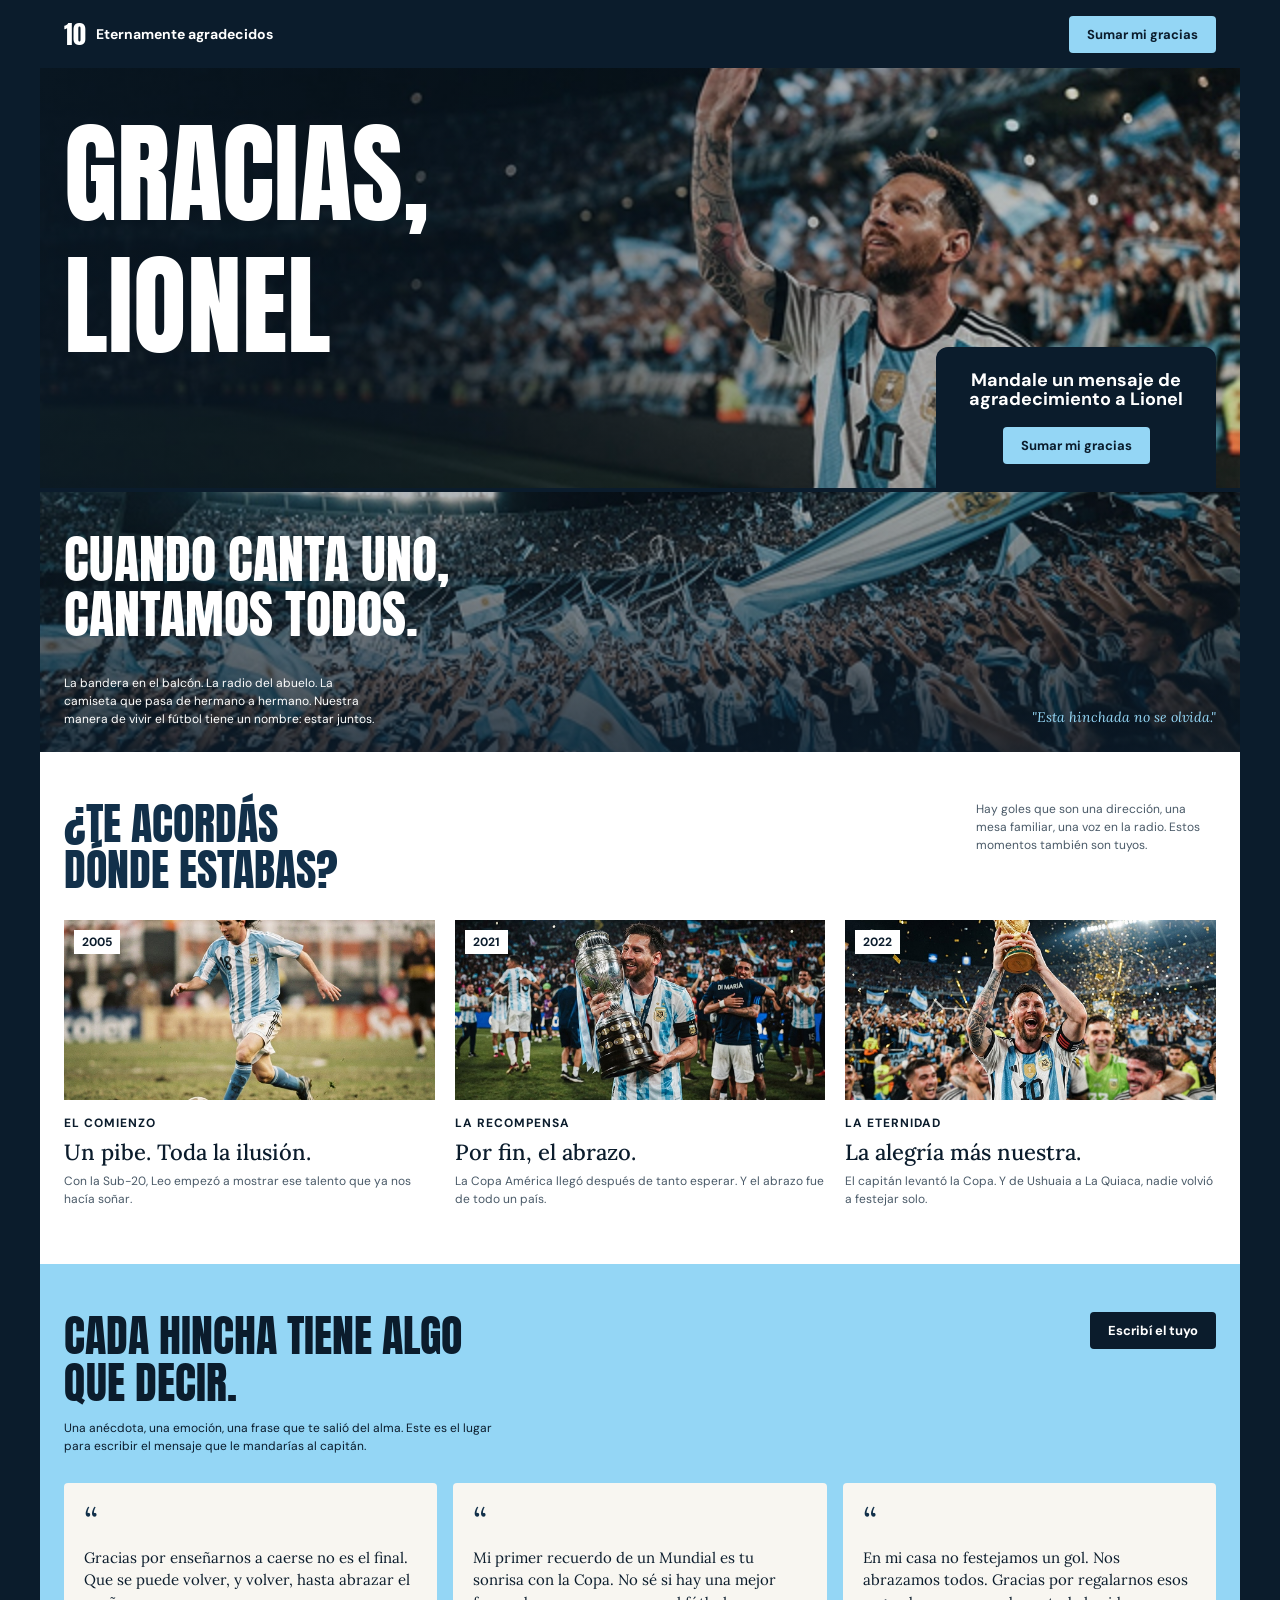
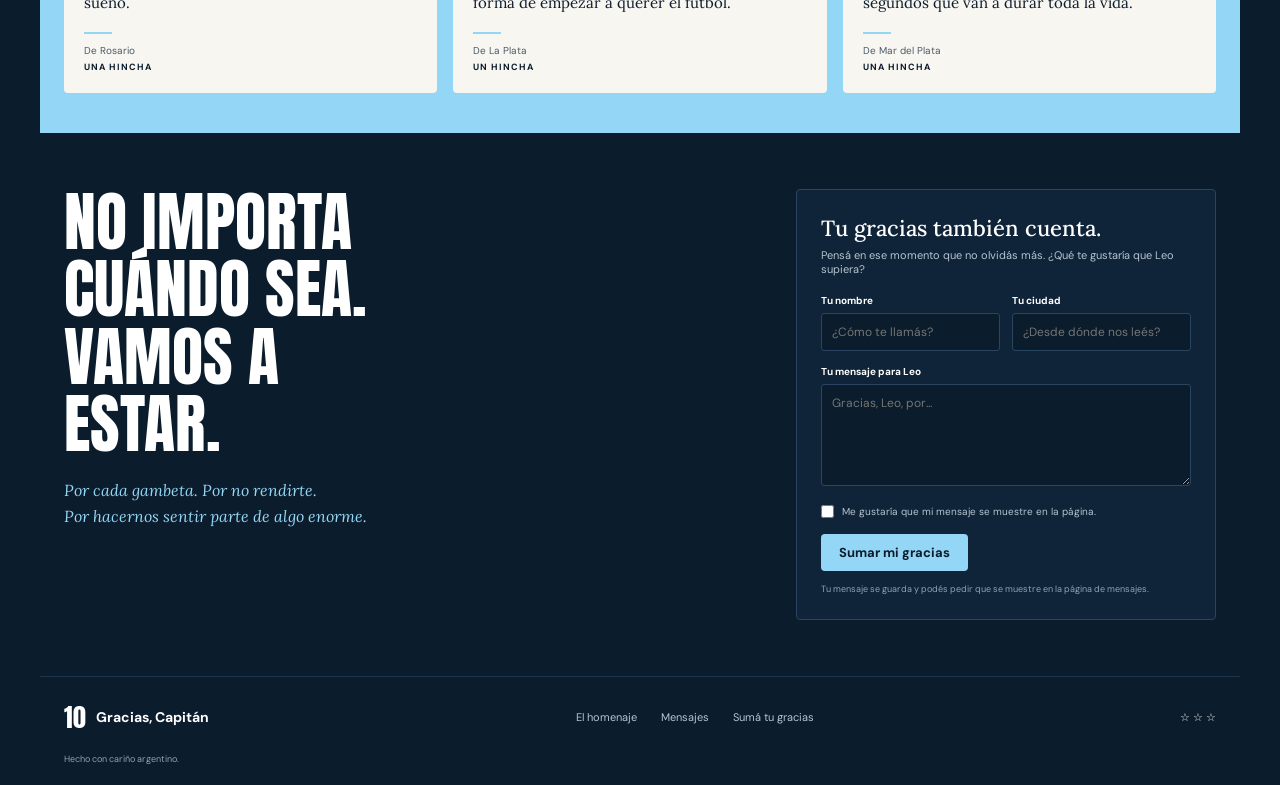
<file: index.html>
<!DOCTYPE html>
<html lang="es">
<head>
    <meta charset="UTF-8">
    <meta name="viewport" content="width=device-width, initial-scale=1.0">
    <title>Gracias, Lionel</title>
    <link rel="preconnect" href="https://fonts.googleapis.com">
    <link rel="preconnect" href="https://fonts.gstatic.com" crossorigin>
    <link href="https://fonts.googleapis.com/css2?family=Anton&family=DM+Sans:wght@400;500;700&family=Lora:ital,wght@0,500;1,400&display=swap" rel="stylesheet">
    <link rel="stylesheet" href="style.css">
</head>
<body>

<header class="barra">
    <div class="barra-marca">
        <div class="numero">10</div>
        <p>Eternamente agradecidos</p>
    </div>
    <nav>
        <a class="boton" href="#gracias">Sumar mi gracias</a>
    </nav>
</header>

<main>

    <div class="hero">
        <h1>Gracias,<br>Lionel</h1>
        <div class="hero-tarjeta">
            <h2>Mandale un mensaje de agradecimiento a Lionel</h2>
            <a class="boton" href="#gracias">Sumar mi gracias</a>
        </div>
    </div>

    <div class="hinchada">
        <h2>Cuando canta uno, cantamos todos.</h2>
        <div class="hinchada-pie">
            <p>La bandera en el balcón. La radio del abuelo. La camiseta que pasa de hermano a hermano. Nuestra manera de vivir el fútbol tiene un nombre: estar juntos.</p>
            <p class="cita">"Esta hinchada no se olvida."</p>
        </div>
    </div>

    <div class="recuerdos">
        <div class="recuerdos-cabecera">
            <h2>¿Te acordás dónde estabas?</h2>
            <p>Hay goles que son una dirección, una mesa familiar, una voz en la radio. Estos momentos también son tuyos.</p>
        </div>

        <div class="recuerdos-lista">
            <div class="recuerdo">
                <div class="foto">
                    <img src="img/2005.jpg" alt="Messi en el Sub-20 de 2005">
                    <div class="anio">2005</div>
                </div>
                <p class="etiqueta">El comienzo</p>
                <h3>Un pibe. Toda la ilusión.</h3>
                <p>Con la Sub-20, Leo empezó a mostrar ese talento que ya nos hacía soñar.</p>
            </div>

            <div class="recuerdo">
                <div class="foto">
                    <img src="img/2021.jpg" alt="Messi con la Copa América 2021">
                    <div class="anio">2021</div>
                </div>
                <p class="etiqueta">La recompensa</p>
                <h3>Por fin, el abrazo.</h3>
                <p>La Copa América llegó después de tanto esperar. Y el abrazo fue de todo un país.</p>
            </div>

            <div class="recuerdo">
                <div class="foto">
                    <img src="img/2022.jpg" alt="Messi levantando la Copa del Mundo 2022">
                    <div class="anio">2022</div>
                </div>
                <p class="etiqueta">La eternidad</p>
                <h3>La alegría más nuestra.</h3>
                <p>El capitán levantó la Copa. Y de Ushuaia a La Quiaca, nadie volvió a festejar solo.</p>
            </div>
        </div>
    </div>

    <div class="mensajes">
        <div class="mensajes-cabecera">
            <div>
                <h2>Cada hincha tiene algo que decir.</h2>
                <p>Una anécdota, una emoción, una frase que te salió del alma. Este es el lugar para escribir el mensaje que le mandarías al capitán.</p>
            </div>
            <a class="boton oscuro" href="#gracias">Escribí el tuyo</a>
        </div>

        <div class="mensajes-lista">
            <div class="mensaje">
                <div class="comillas">“</div>
                <p class="mensaje-texto">Gracias por enseñarnos a caerse no es el final. Que se puede volver, y volver, hasta abrazar el sueño.</p>
                <hr>
                <p class="mensaje-ciudad">De Rosario</p>
                <p class="mensaje-autor">Una hincha</p>
            </div>

            <div class="mensaje">
                <div class="comillas">“</div>
                <p class="mensaje-texto">Mi primer recuerdo de un Mundial es tu sonrisa con la Copa. No sé si hay una mejor forma de empezar a querer el fútbol.</p>
                <hr>
                <p class="mensaje-ciudad">De La Plata</p>
                <p class="mensaje-autor">Un hincha</p>
            </div>

            <div class="mensaje">
                <div class="comillas">“</div>
                <p class="mensaje-texto">En mi casa no festejamos un gol. Nos abrazamos todos. Gracias por regalarnos esos segundos que van a durar toda la vida.</p>
                <hr>
                <p class="mensaje-ciudad">De Mar del Plata</p>
                <p class="mensaje-autor">Una hincha</p>
            </div>
        </div>
    </div>

    <div class="cierre" id="gracias">
        <div class="cierre-texto">
            <h2>No importa cuándo sea. Vamos a estar.</h2>
            <p>Por cada gambeta. Por no rendirte.<br>Por hacernos sentir parte de algo enorme.</p>
        </div>

        <form class="formulario" action="guardar.php" method="post">
            <h3>Tu gracias también cuenta.</h3>
            <p class="formulario-intro">Pensá en ese momento que no olvidás más. ¿Qué te gustaría que Leo supiera?</p>

            <div class="fila">
                <div class="campo">
                    <label for="nombre">Tu nombre</label>
                    <input type="text" id="nombre" name="nombre" placeholder="¿Cómo te llamás?" maxlength="60" required>
                </div>
                <div class="campo">
                    <label for="ciudad">Tu ciudad</label>
                    <input type="text" id="ciudad" name="ciudad" placeholder="¿Desde dónde nos leés?" maxlength="60" required>
                </div>
            </div>

            <div class="campo">
                <label for="mensaje">Tu mensaje para Leo</label>
                <textarea id="mensaje" name="mensaje" rows="5" placeholder="Gracias, Leo, por..." required></textarea>
            </div>

            <label class="casilla">
                <input type="checkbox" name="publico" value="1">
                Me gustaría que mi mensaje se muestre en la página.
            </label>

            <button class="boton" type="submit">Sumar mi gracias</button>
            <p class="legal">Tu mensaje se guarda y podés pedir que se muestre en la página de mensajes.</p>
        </form>
    </div>

</main>

<footer class="pie">
    <div class="barra-marca">
        <div class="numero">10</div>
        <p>Gracias, Capitán</p>
    </div>
    <nav>
        <a href="index.html">El homenaje</a>
        <a href="mensajes.php">Mensajes</a>
        <a href="#gracias">Sumá tu gracias</a>
    </nav>
    <p>☆ ☆ ☆</p>
    <p class="pie-legal">Hecho con cariño argentino.</p>
</footer>

</body>
</html>
</file>
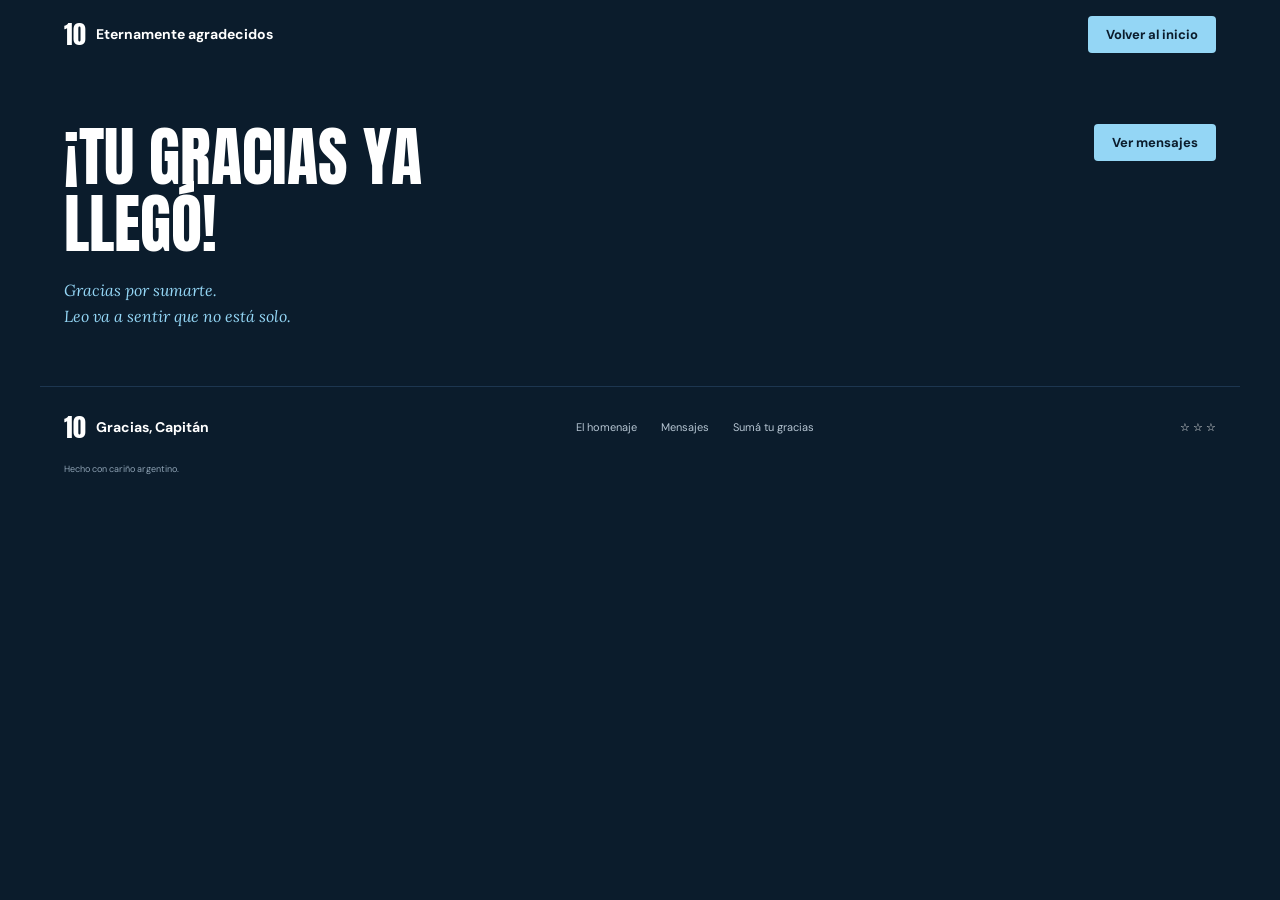
<file: gracias.html>
<!DOCTYPE html>
<html lang="es">
<head>
    <meta charset="UTF-8">
    <meta name="viewport" content="width=device-width, initial-scale=1.0">
    <title>¡Gracias! - Gracias, Lionel</title>
    <link rel="preconnect" href="https://fonts.googleapis.com">
    <link rel="preconnect" href="https://fonts.gstatic.com" crossorigin>
    <link href="https://fonts.googleapis.com/css2?family=Anton&family=DM+Sans:wght@400;500;700&family=Lora:ital,wght@0,500;1,400&display=swap" rel="stylesheet">
    <link rel="stylesheet" href="style.css">
</head>
<body>

<header class="barra">
    <div class="barra-marca">
        <div class="numero">10</div>
        <p>Eternamente agradecidos</p>
    </div>
    <nav>
        <a class="boton" href="index.html">Volver al inicio</a>
    </nav>
</header>

<main>
    <div class="cierre">
        <div class="cierre-texto">
            <h2>¡Tu gracias ya llegó!</h2>
            <p>Gracias por sumarte.<br>Leo va a sentir que no está solo.</p>
        </div>
        <div>
            <a class="boton" href="mensajes.php">Ver mensajes</a>
        </div>
    </div>
</main>

<footer class="pie">
    <div class="barra-marca">
        <div class="numero">10</div>
        <p>Gracias, Capitán</p>
    </div>
    <nav>
        <a href="index.html">El homenaje</a>
        <a href="mensajes.php">Mensajes</a>
        <a href="index.html#gracias">Sumá tu gracias</a>
    </nav>
    <p>☆ ☆ ☆</p>
    <p class="pie-legal">Hecho con cariño argentino.</p>
</footer>

</body>
</html>
</file>
<file: style.css>
* {
    box-sizing: border-box;
    margin: 0;
    padding: 0;
}

html {
    scroll-behavior: smooth;
}

body {
    font-family: "DM Sans", Arial, sans-serif;
    background-color: #0b1c2c;
    color: #0b1c2c;
    max-width: 1200px;
    margin: 0 auto;
}

h1, h2 {
    font-family: "Anton", Impact, sans-serif;
    font-weight: 400;
    text-transform: uppercase;
    line-height: 1.05;
}

a {
    text-decoration: none;
    color: inherit;
}

.boton {
    display: inline-block;
    background-color: #94d6f5;
    color: #0b1c2c;
    font-family: inherit;
    font-size: 13px;
    font-weight: 700;
    padding: 10px 18px;
    border: none;
    border-radius: 4px;
    cursor: pointer;
}

.boton:hover {
    background-color: #b9e6fa;
}

.boton.oscuro {
    background-color: #0b1c2c;
    color: #ffffff;
}

.barra,
.pie {
    background-color: #0b1c2c;
    color: #ffffff;
}

.barra {
    display: flex;
    justify-content: space-between;
    align-items: center;
    padding: 14px 24px;
}

.barra-marca {
    display: flex;
    align-items: center;
    gap: 10px;
}

.numero {
    font-family: "Anton", Impact, sans-serif;
    font-size: 26px;
}

.barra-marca p {
    font-size: 14px;
    font-weight: 700;
}

.hero {
    position: relative;
    min-height: 420px;
    padding: 40px 24px;
    background-color: #12304a;
    background-image: linear-gradient(90deg, rgba(11, 28, 44, 0.7), rgba(11, 28, 44, 0.1)), url("img/hero.jpg");
    background-size: cover;
    background-position: center;
    color: #ffffff;
}

.hero h1 {
    font-size: 110px;
    line-height: 1.2;
}

.hero-tarjeta {
    position: absolute;
    right: 24px;
    bottom: 0;
    width: 280px;
    padding: 24px;
    background-color: #0b1c2c;
    border-radius: 12px 12px 0 0;
    text-align: center;
}

.hero-tarjeta h2 {
    font-family: "DM Sans", Arial, sans-serif;
    font-size: 18px;
    font-weight: 700;
    text-transform: none;
    margin-bottom: 18px;
}

.hinchada {
    min-height: 260px;
    padding: 40px 24px 24px;
    margin-top: 4px;
    display: flex;
    flex-direction: column;
    justify-content: space-between;
    background-color: #12304a;
    background-image: linear-gradient(180deg, rgba(11, 28, 44, 0.3), rgba(11, 28, 44, 0.8)), url("img/estadio.jpg");
    background-size: cover;
    background-position: center;
    color: #ffffff;
}

.hinchada h2 {
    font-size: 52px;
    max-width: 420px;
}

.hinchada-pie {
    display: flex;
    justify-content: space-between;
    align-items: flex-end;
    gap: 24px;
    margin-top: 24px;
}

.hinchada-pie p {
    max-width: 320px;
    font-size: 12px;
    line-height: 1.5;
}

.hinchada-pie .cita {
    font-family: "Lora", Georgia, serif;
    font-style: italic;
    font-size: 14px;
    text-align: right;
    color: #94d6f5;
}

.recuerdos {
    background-color: #ffffff;
    padding: 48px 24px 56px;
}

.recuerdos-cabecera {
    display: flex;
    justify-content: space-between;
    align-items: flex-start;
    gap: 24px;
    margin-bottom: 28px;
}

.recuerdos-cabecera h2 {
    font-size: 44px;
    max-width: 300px;
    color: #12304a;
}

.recuerdos-cabecera p {
    max-width: 240px;
    font-size: 12px;
    line-height: 1.5;
    color: #4a5a68;
}

.recuerdos-lista {
    display: grid;
    grid-template-columns: repeat(3, 1fr);
    gap: 20px;
}

.foto {
    position: relative;
}

.foto img {
    display: block;
    width: 100%;
    height: 180px;
    object-fit: cover;
    background-color: #12304a;
}

.anio {
    position: absolute;
    top: 10px;
    left: 10px;
    background-color: #ffffff;
    padding: 4px 8px;
    font-size: 12px;
    font-weight: 700;
}

.etiqueta {
    margin-top: 14px;
    font-size: 9px;
    font-weight: 700;
    letter-spacing: 1px;
    text-transform: uppercase;
}

.recuerdo h3 {
    font-family: "Lora", Georgia, serif;
    font-weight: 500;
    font-size: 22px;
    margin: 6px 0;
}

.recuerdo p {
    font-size: 12px;
    line-height: 1.5;
    color: #4a5a68;
}

.recuerdo .etiqueta {
    color: #0b1c2c;
}

.mensajes {
    background-color: #94d6f5;
    padding: 48px 24px 40px;
}

.mensajes-cabecera {
    display: flex;
    justify-content: space-between;
    align-items: flex-start;
    gap: 24px;
    margin-bottom: 28px;
}

.mensajes-cabecera h2 {
    font-size: 44px;
    max-width: 420px;
    margin-bottom: 14px;
}

.mensajes-cabecera p {
    max-width: 440px;
    font-size: 12px;
    line-height: 1.5;
}

.mensajes-lista {
    display: grid;
    grid-template-columns: repeat(3, 1fr);
    gap: 16px;
}

.mensaje {
    background-color: #f8f6f1;
    padding: 20px;
    border-radius: 4px;
}

.comillas {
    font-family: "Lora", Georgia, serif;
    font-size: 36px;
    line-height: 1;
    color: #12304a;
}

.mensaje-texto {
    font-family: "Lora", Georgia, serif;
    font-size: 15px;
    line-height: 1.5;
    margin: 8px 0 18px;
}

.mensaje hr {
    width: 28px;
    border: none;
    border-top: 2px solid #94d6f5;
    margin-bottom: 10px;
}

.mensaje-ciudad {
    font-size: 10px;
    color: #4a5a68;
}

.mensaje-autor {
    font-size: 9px;
    font-weight: 700;
    letter-spacing: 1px;
    text-transform: uppercase;
    margin-top: 4px;
}

.cierre {
    display: flex;
    justify-content: space-between;
    align-items: flex-start;
    gap: 32px;
    padding: 56px 24px;
    color: #ffffff;
}

.cierre-texto h2 {
    font-size: 64px;
    max-width: 380px;
    margin-bottom: 20px;
}

.cierre-texto p {
    font-family: "Lora", Georgia, serif;
    font-style: italic;
    font-size: 16px;
    line-height: 1.6;
    color: #94d6f5;
}

.formulario {
    width: 100%;
    max-width: 420px;
    padding: 24px;
    border: 1px solid #2a4560;
    border-radius: 4px;
    background-color: #0f2438;
}

.formulario h3 {
    font-family: "Lora", Georgia, serif;
    font-weight: 500;
    font-size: 22px;
    margin-bottom: 6px;
}

.formulario-intro {
    font-size: 11px;
    color: #b5c4d1;
    margin-bottom: 18px;
}

.fila {
    display: flex;
    gap: 12px;
}

.campo {
    flex: 1;
    margin-bottom: 14px;
}

.campo label {
    display: block;
    font-size: 10px;
    font-weight: 700;
    margin-bottom: 6px;
}

.campo input,
.campo textarea {
    width: 100%;
    padding: 10px;
    font-family: inherit;
    font-size: 12px;
    color: #ffffff;
    background-color: #0b1c2c;
    border: 1px solid #2a4560;
    border-radius: 3px;
    resize: vertical;
}

.campo input:focus,
.campo textarea:focus {
    outline: 2px solid #94d6f5;
}

.casilla {
    display: flex;
    align-items: center;
    gap: 8px;
    font-size: 10px;
    color: #b5c4d1;
    margin-bottom: 16px;
}

.legal {
    font-size: 9px;
    color: #8fa3b5;
    margin-top: 12px;
}

.aviso {
    font-size: 12px;
    font-weight: 700;
    padding: 10px;
    border-radius: 3px;
    margin-bottom: 14px;
}

.aviso.ok {
    background-color: #94d6f5;
    color: #0b1c2c;
}

.aviso.error {
    background-color: #f4b6b6;
    color: #5a1010;
}

.pie {
    display: flex;
    flex-wrap: wrap;
    justify-content: space-between;
    align-items: center;
    gap: 16px;
    padding: 20px 24px;
    border-top: 1px solid #1d3650;
    font-size: 11px;
}

.pie nav {
    display: flex;
    gap: 24px;
    color: #b5c4d1;
}

.pie-legal {
    width: 100%;
    font-size: 9px;
    color: #8fa3b5;
}

@media (max-width: 800px) {
    .hero h1 {
        font-size: 64px;
    }

    .hero-tarjeta {
        position: static;
        width: 100%;
        margin-top: 24px;
        border-radius: 12px;
    }

    .hinchada h2,
    .recuerdos-cabecera h2,
    .mensajes-cabecera h2,
    .cierre-texto h2 {
        font-size: 36px;
    }

    .hinchada-pie,
    .recuerdos-cabecera,
    .mensajes-cabecera,
    .cierre {
        flex-direction: column;
        align-items: flex-start;
    }

    .hinchada-pie .cita {
        text-align: left;
    }

    .recuerdos-lista,
    .mensajes-lista {
        grid-template-columns: 1fr;
    }

    .fila {
        flex-direction: column;
        gap: 0;
    }
}
</file>
